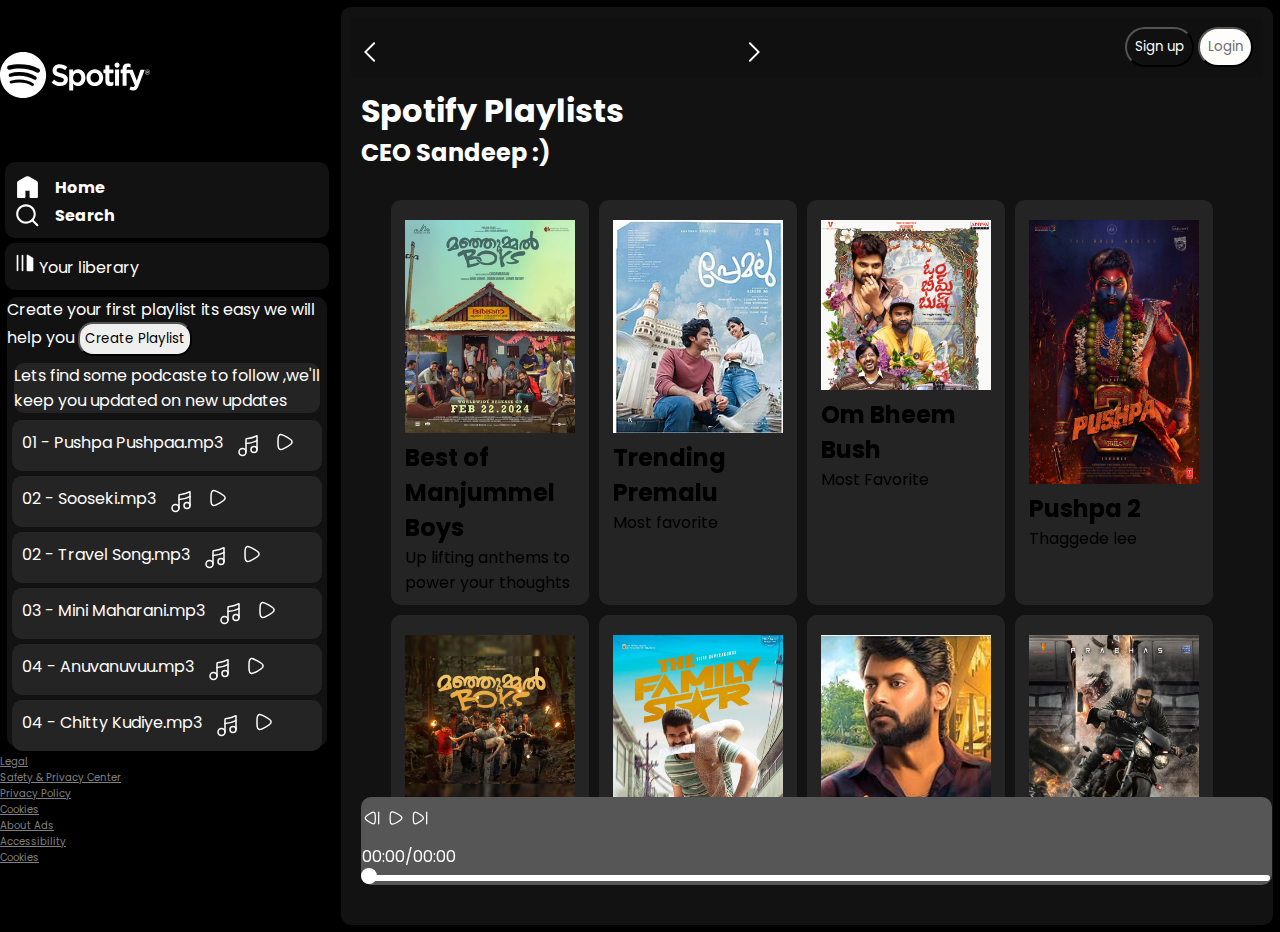
<file: index.html>
<!DOCTYPE html>
<html lang="en">

<head>
    <meta charset="UTF-8">
    <meta name="viewport" content="width=device-width, initial-scale=1.0">
    <title>
        'Spotify – Web Player'</title>
    <link rel="stylesheet" href="style.css">
    <link rel="stylesheet" href="utility.css">
</head>

<body>
    <div class="container flex bg-black">
        <div class="left  ">
            <div class="spotify"><img src="logo.svg" alt="" srcset="" class="invert spotify" ></div>
            
            <div class="home rounded m-1 bg-grey p-1">
                <ul>
                    <li><img src="home.svg" alt="home" srcset="" class="invert">Home</li>
                    <li><img src="search.svg" alt="home" class="invert">Search</li>
                </ul>
            </div>
            <div class="lib bg-grey rounded m-1 ">
                <ul>
                    <img src="lib.svg" alt="" class="invert">
                    Your liberary
                </ul>


            </div>
            <div class="mid rounded bg-grey m-2">
                Create your first playlist its easy we will help you
                <button class="but1">Create Playlist</button>
                <div class="next  rounded m-2 bg-litegrey bg-black">
                    Lets find some podcaste to follow ,we'll keep you updated on new updates
                </div>
                <div class="songs">
                    <ul>
                   
                    
                        
                        
                    </ul>
                </div>
            </div>
            <div class="footer">
                <div class="rqGyIqd3Igk05BEB2ZC6" data-testid="left-sidebar-legal-links">
                    <div class="BottomLinksList__Container-sc-1li1pru-0 kPcCrE">
                        <div class="Link__Container-sc-j13lu8-1 kWosnZ"><a href="https://www.spotify.com/in-en/legal/"
                                id="" class="Link-sc-k8gsk-0 eBaZxL Link__BottomLink-sc-j13lu8-0 fvCbl"
                                data-encore-id="textLink"><span data-encore-id="type"
                                    class="Type__TypeElement-sc-goli3j-0 dcdwKP">Legal</span></a></div>
                        <div class="Link__Container-sc-j13lu8-1 kWosnZ"><a
                                href="https://www.spotify.com/in-en/safetyandprivacy/" id=""
                                class="Link-sc-k8gsk-0 eBaZxL Link__BottomLink-sc-j13lu8-0 fvCbl"
                                data-encore-id="textLink"><span data-encore-id="type"
                                    class="Type__TypeElement-sc-goli3j-0 dcdwKP">Safety &amp; Privacy Center</span></a>
                        </div>
                        <div class="Link__Container-sc-j13lu8-1 kWosnZ"><a
                                href="https://www.spotify.com/in-en/legal/privacy-policy/" id=""
                                class="Link-sc-k8gsk-0 eBaZxL Link__BottomLink-sc-j13lu8-0 fvCbl"
                                data-encore-id="textLink"><span data-encore-id="type"
                                    class="Type__TypeElement-sc-goli3j-0 dcdwKP">Privacy Policy</span></a></div>
                        <div class="Link__Container-sc-j13lu8-1 kWosnZ"><a
                                href="https://www.spotify.com/in-en/legal/cookies-policy/" id=""
                                class="Link-sc-k8gsk-0 eBaZxL Link__BottomLink-sc-j13lu8-0 fvCbl"
                                data-encore-id="textLink"><span data-encore-id="type"
                                    class="Type__TypeElement-sc-goli3j-0 dcdwKP">Cookies</span></a></div>
                        <div class="Link__Container-sc-j13lu8-1 kWosnZ"><a
                                href="https://www.spotify.com/in-en/legal/privacy-policy/#s3" id=""
                                class="Link-sc-k8gsk-0 eBaZxL Link__BottomLink-sc-j13lu8-0 fvCbl"
                                data-encore-id="textLink"><span data-encore-id="type"
                                    class="Type__TypeElement-sc-goli3j-0 dcdwKP">About Ads</span></a></div>
                        <div class="Link__Container-sc-j13lu8-1 kWosnZ"><a
                                href="https://www.spotify.com/in-en/accessibility/" id=""
                                class="Link-sc-k8gsk-0 eBaZxL Link__BottomLink-sc-j13lu8-0 fvCbl"
                                data-encore-id="textLink"><span data-encore-id="type"
                                    class="Type__TypeElement-sc-goli3j-0 dcdwKP">Accessibility</span></a></div>
                    </div><a draggable="false" href="https://www.spotify.com/legal/cookies-policy/" target="_blank"
                        rel="noopener" class="WycFx_Gl2tUXbUJpZiD8"><span class="encore-text encore-text-marginal"
                            data-encore-id="text">Cookies</span></a>
                </div>
            </div>
        </div>
        <div class="right  bg-grey rounded m-2 p-1">
            <div class="first">
                <img src="leftarrow.svg" alt="">
                <img src="rightarrow.svg" alt="">
                <span class="buttons">
                    <button class="sign">Sign up</button>
                    <button class="login">Login</button>
                </span>
            </div>
            <div class="spotifyplaylists ">
                <h1>Spotify Playlists</h1>
                <h2>CEO Sandeep :)</h2>
                <div class="cardcontainers">
                    <div class="card rounded noninvert">
                        <div class="play">
                            <svg xmlns="http://www.w3.org/2000/svg" viewBox="0 0 28 28" width="28" height="28"
                                fill="none">
                                <circle cx="14" cy="14" r="12" stroke="#0a9c07" stroke-width="1.5" fill="#0a9c07" />
                                <path
                                    d="M11.5 9.5C11.5 8.67 12.25 8.13 12.95 8.47L18.45 11.47C19.1 11.78 19.1 12.72 18.45 13.03L12.95 16.03C12.25 16.37 11.5 15.83 11.5 15V9.5Z"
                                    fill="black" />
                            </svg>





                        </div>


                        <img src="songs/Manjummel_Boys_poster.jpg" alt="" class="noninvert">
                        <h2>Best of Manjummel Boys</h2>
                        <p>Up lifting anthems to power your thoughts</p>
                    </div>
                    <div class="card rounded noninvert">
                        <div class="play">
                            <svg xmlns="http://www.w3.org/2000/svg" viewBox="0 0 28 28" width="28" height="28"
                                fill="none">
                                <circle cx="14" cy="14" r="12" stroke="#0a9c07" stroke-width="1.5" fill="#0a9c07" />
                                <path
                                    d="M11.5 9.5C11.5 8.67 12.25 8.13 12.95 8.47L18.45 11.47C19.1 11.78 19.1 12.72 18.45 13.03L12.95 16.03C12.25 16.37 11.5 15.83 11.5 15V9.5Z"
                                    fill="black" />
                            </svg>





                        </div>


                        <img src="songs/premalu.jpg" alt="">
                        <h2>Trending Premalu</h2>
                        <p>Most favorite</p>
                    </div>
                    <div class="card rounded noninvert">
                        <div class="play ">
                            <svg xmlns="http://www.w3.org/2000/svg" viewBox="0 0 28 28" width="28" height="28"
                                fill="none">
                                <circle cx="14" cy="14" r="12" stroke="#0a9c07" stroke-width="1.5" fill="#0a9c07" />
                                <path
                                    d="M11.5 9.5C11.5 8.67 12.25 8.13 12.95 8.47L18.45 11.47C19.1 11.78 19.1 12.72 18.45 13.03L12.95 16.03C12.25 16.37 11.5 15.83 11.5 15V9.5Z"
                                    fill="black" />
                            </svg>





                        </div>


                        <img src="songs/ombheembush2.jpg" alt="">
                        <h2>Om Bheem Bush</h2>
                        <p>Most Favorite</p>
                    </div>
                    <div class="card rounded noninvert">
                        <div class="play">
                            <svg xmlns="http://www.w3.org/2000/svg" viewBox="0 0 28 28" width="28" height="28"
                                fill="none">
                                <circle cx="14" cy="14" r="12" stroke="#0a9c07" stroke-width="1.5" fill="#0a9c07" />
                                <path
                                    d="M11.5 9.5C11.5 8.67 12.25 8.13 12.95 8.47L18.45 11.47C19.1 11.78 19.1 12.72 18.45 13.03L12.95 16.03C12.25 16.37 11.5 15.83 11.5 15V9.5Z"
                                    fill="black" />
                            </svg>





                        </div>
                        <img src="songs/pushpa.jpg" alt="">
                        <h2>Pushpa 2</h2>
                        <p>Thaggede lee</p>
                    </div>
                    <div class="card rounded noninvert">
                        <div class="play">
                            <svg xmlns="http://www.w3.org/2000/svg" viewBox="0 0 28 28" width="28" height="28"
                                fill="none">
                                <circle cx="14" cy="14" r="12" stroke="#0a9c07" stroke-width="1.5" fill="#0a9c07" />
                                <path
                                    d="M11.5 9.5C11.5 8.67 12.25 8.13 12.95 8.47L18.45 11.47C19.1 11.78 19.1 12.72 18.45 13.03L12.95 16.03C12.25 16.37 11.5 15.83 11.5 15V9.5Z"
                                    fill="black" />
                            </svg>





                        </div>
                        <img src="songs/manjummel boys.webp">
                        <h2>Feel good Friday</h2>
                        <p>Up lifting anthems to power your thoughts</p>
                    </div>
                    <div class="card rounded noninvert">
                        <div class="play">
                            <svg xmlns="http://www.w3.org/2000/svg" viewBox="0 0 28 28" width="28" height="28"
                                fill="none">
                                <circle cx="14" cy="14" r="12" stroke="#0a9c07" stroke-width="1.5" fill="#0a9c07" />
                                <path
                                    d="M11.5 9.5C11.5 8.67 12.25 8.13 12.95 8.47L18.45 11.47C19.1 11.78 19.1 12.72 18.45 13.03L12.95 16.03C12.25 16.37 11.5 15.83 11.5 15V9.5Z"
                                    fill="black" />
                            </svg>





                        </div>
                        <img src="songs/famstar.jpg" alt="">
                        <h2>Feel good Friday</h2>
                        <p>Up lifting anthems to power your thoughts</p>
                    </div>
                    <div class="card rounded noninvert">
                        <div class="play">
                            <svg xmlns="http://www.w3.org/2000/svg" viewBox="0 0 28 28" width="28" height="28"
                                fill="none">
                                <circle cx="14" cy="14" r="12" stroke="#0a9c07" stroke-width="1.5" fill="#0a9c07" />
                                <path
                                    d="M11.5 9.5C11.5 8.67 12.25 8.13 12.95 8.47L18.45 11.47C19.1 11.78 19.1 12.72 18.45 13.03L12.95 16.03C12.25 16.37 11.5 15.83 11.5 15V9.5Z"
                                    fill="black" />
                            </svg>





                        </div>
                        <img src="songs/joe.jpg" alt="">
                        <h2>Feel good Friday</h2>
                        <p>Up lifting anthems to power your thoughts</p>
                    </div>
                    <div class="card rounded noninvert">
                        <div class="play">
                            <svg xmlns="http://www.w3.org/2000/svg" viewBox="0 0 28 28" width="28" height="28"
                                fill="none">
                                <circle cx="14" cy="14" r="12" stroke="#0a9c07" stroke-width="1.5" fill="#0a9c07" />
                                <path
                                    d="M11.5 9.5C11.5 8.67 12.25 8.13 12.95 8.47L18.45 11.47C19.1 11.78 19.1 12.72 18.45 13.03L12.95 16.03C12.25 16.37 11.5 15.83 11.5 15V9.5Z"
                                    fill="black" />
                            </svg>





                        </div>
                        <img src="songs/sahoo.jpg" alt="">
                        <h2>Sahoo</h2>
                        <p>Up lifting anthems to power your thoughts</p>
                    </div>
                    <div class="card rounded noninvert">
                        <div class="play">
                            <svg xmlns="http://www.w3.org/2000/svg" viewBox="0 0 28 28" width="28" height="28"
                                fill="none">
                                <circle cx="14" cy="14" r="12" stroke="#0a9c07" stroke-width="1.5" fill="#0a9c07" />
                                <path
                                    d="M11.5 9.5C11.5 8.67 12.25 8.13 12.95 8.47L18.45 11.47C19.1 11.78 19.1 12.72 18.45 13.03L12.95 16.03C12.25 16.37 11.5 15.83 11.5 15V9.5Z"
                                    fill="black" />
                            </svg>





                        </div>
                        <img src="songs/ala.jpg" alt="">
                        <h2>Ala vaikunthapurramuloo</h2>
                        <p>Up lifting anthems to power your thoughts</p>
                    </div>
                    <div class="card rounded noninvert">
                        <div class="play">
                            <svg xmlns="http://www.w3.org/2000/svg" viewBox="0 0 28 28" width="28" height="28"
                                fill="none">
                                <circle cx="14" cy="14" r="12" stroke="#0a9c07" stroke-width="1.5" fill="#0a9c07" />
                                <path
                                    d="M11.5 9.5C11.5 8.67 12.25 8.13 12.95 8.47L18.45 11.47C19.1 11.78 19.1 12.72 18.45 13.03L12.95 16.03C12.25 16.37 11.5 15.83 11.5 15V9.5Z"
                                    fill="black" />
                            </svg>





                        </div>
                        <img src="songs/salaar.jpg"">
                        <h2>salaar</h2>
                        <p>Up lifting anthems to power your thoughts</p>
                    </div>
                    <div class="card rounded noninvert">
                        <div class="play">
                            <svg xmlns="http://www.w3.org/2000/svg" viewBox="0 0 28 28" width="28" height="28"
                                fill="none">
                                <circle cx="14" cy="14" r="12" stroke="#0a9c07" stroke-width="1.5" fill="#0a9c07" />
                                <path
                                    d="M11.5 9.5C11.5 8.67 12.25 8.13 12.95 8.47L18.45 11.47C19.1 11.78 19.1 12.72 18.45 13.03L12.95 16.03C12.25 16.37 11.5 15.83 11.5 15V9.5Z"
                                    fill="black" />
                            </svg>





                        </div>
                        <img src="songs/premalu3.webp" alt="">
                        <h2>Premalu</h2>
                        <p>Up lifting anthems to power your thoughts</p>
                    </div>
                    <div class="card rounded noninvert">
                        <div class="play">
                            <svg xmlns="http://www.w3.org/2000/svg" viewBox="0 0 28 28" width="28" height="28"
                                fill="none">
                                <circle cx="14" cy="14" r="12" stroke="#0a9c07" stroke-width="1.5" fill="#0a9c07" />
                                <path
                                    d="M11.5 9.5C11.5 8.67 12.25 8.13 12.95 8.47L18.45 11.47C19.1 11.78 19.1 12.72 18.45 13.03L12.95 16.03C12.25 16.37 11.5 15.83 11.5 15V9.5Z"
                                    fill="black" />
                            </svg>





                        </div>
                        <img src="songs/premalu4.jpg" alt="">
                        <h2>Feel good Friday</h2>
                        <p>Up lifting anthems to power your thoughts</p>
                    </div>
                    <div class="card rounded noninvert">
                        <div class="play">
                            <svg xmlns="http://www.w3.org/2000/svg" viewBox="0 0 28 28" width="28" height="28"
                                fill="none">
                                <circle cx="14" cy="14" r="12" stroke="#0a9c07" stroke-width="1.5" fill="#0a9c07" />
                                <path
                                    d="M11.5 9.5C11.5 8.67 12.25 8.13 12.95 8.47L18.45 11.47C19.1 11.78 19.1 12.72 18.45 13.03L12.95 16.03C12.25 16.37 11.5 15.83 11.5 15V9.5Z"
                                    fill="black" />
                            </svg>





                        </div>
                        <img src="songs/ombheembush2.jpg" alt="">
                        <h2>Comedy</h2>
                        <p>Up lifting anthems to power your thoughts</p>
                    </div>
                    <div class="card rounded ">
                        <div class="play">
                            <svg xmlns="http://www.w3.org/2000/svg" viewBox="0 0 28 28" width="28" height="28"
                                fill="none">
                                <circle cx="14" cy="14" r="12" stroke="#0a9c07" stroke-width="1.5" fill="#0a9c07" />
                                <path
                                    d="M11.5 9.5C11.5 8.67 12.25 8.13 12.95 8.47L18.45 11.47C19.1 11.78 19.1 12.72 18.45 13.03L12.95 16.03C12.25 16.37 11.5 15.83 11.5 15V9.5Z"
                                    fill="black" />
                            </svg>





                        </div>
                        
                        

                        




                        </div>
                        

                        





                        


                        
        </div>
        <div class="playbar">
            
            <div class="playbuttons">
                <img src="back.svg" alt="" id="back">
                <img src="play.svg" alt="" id="play">
                <img src="next.svg" alt="" id="next">
            </div>
            <div class="time">
                
            </div>
            <div class="seekbar">
                
            </div>
            <div class="circle"></div>
        </div>
        
    </div>
    <script src="index.js"></script>
</body>

</html>
</file>
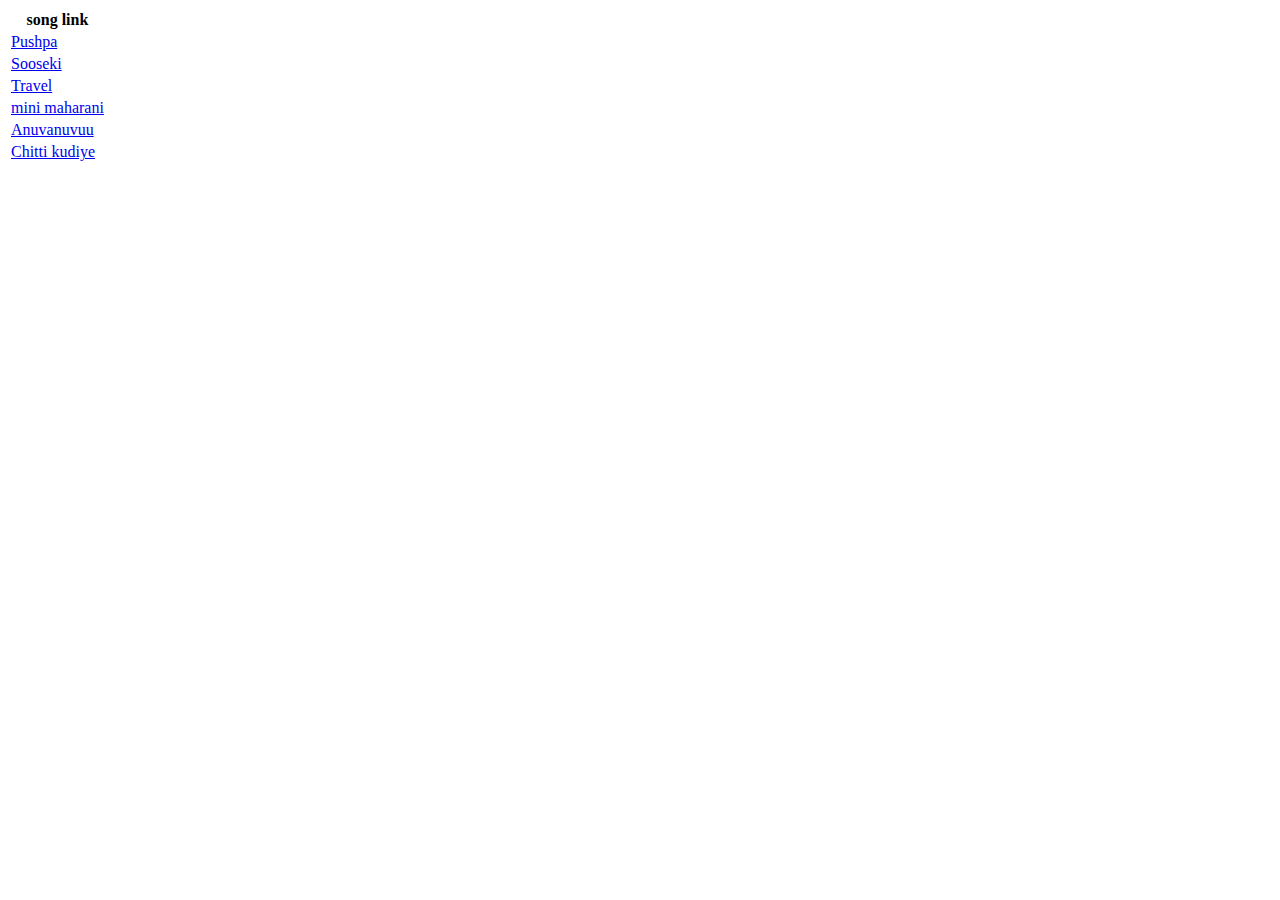
<file: table.html>
<!DOCTYPE html>
<html lang="en">
<head>
    <meta charset="UTF-8">
    <meta name="viewport" content="width=device-width, initial-scale=1.0">
    <title>Document</title>
</head>
<body>
    <table>
        <tr>
          <th>song link</th>
          
        </tr>
        <tr>
          <td><a href="[iSongs.info] 01 - Pushpa Pushpaa.mp3">Pushpa</a></td>
          
          
        </tr>
        <tr>
          <td><a href="[iSongs.info] 02 - Sooseki.mp3">Sooseki</a></td>
          
        </tr>
        <tr>
            <td><a href="[iSongs.info] 02 - Travel Song.mp3">Travel</a></td>
        </tr>
        <tr><td><a href="[iSongs.info] 03 - Mini Maharani.mp3">mini maharani</a></td></tr>
        <tr><td><a href="[iSongs.info] 04 - Anuvanuvuu.mp3">Anuvanuvuu</a></td></tr>
        <tr><td><a href="[iSongs.info] 04 - Chitty Kudiye.mp3">Chitti kudiye</a></td></tr>
      </table>
</body>
</html>
</file>
<file: style.css>
@import url('https://fonts.googleapis.com/css2?family=Poppins:ital,wght@0,100;0,200;0,300;0,400;0,500;0,600;0,700;0,800;0,900;1,100;1,200;1,300;1,400;1,500;1,600;1,700;1,800;1,900&display=swap');

*{
    margin: 0;
    padding:0;
    font-family: "Poppins", sans-serif;
}


.home ul li{
    width: 25px;
    height: 25px;
    list-style: none;
    display: flex;
    gap: 15px;
    padding-top: 3px;
    font-weight: bold;
}
.lib img{
    width: 10px;
    height: 10px;
    
}
.lib ul li{
    height: 25px;
    width: 25px;
    font-family: "Poppins", sans-serif;

    
}
.lib{
    padding: 10px;
}
.lib img{
    width: 20px;
    height: 20px;
}
.footer{
    display: flex;
    font-size: 10px;
    color: grey;
}
.footer a{
    color: grey;
}
.mid{
    height: 450px;
    width: 25vw;
    font-size: medium;
    background-color: #242424;

}
.but1{
    border-radius: 15px;
    padding: 5px;
    }
.right img{
    width: 20px;
    filter: invert(1);
    padding-top: 10px;
}
.first{
    display: flex;
    background-color: rgb(16 16 16);
    height: 40px;
    justify-content: space-between;
    padding: 10px;
}
.spotifyplaylists{
    padding: 10px;
}
.card img{
    width: 100%;
    object-fit: contain;
    z-index: 0;
}
.spotifyplaylists .card{
    width: 170px;
    
}
.card{
    background-color: #dbdbdb;
    padding: 10px;
    padding-left: 14px;
    padding-right: 14px;
    position: relative;
}
.card:hover{
    
   transition: 0.6s;
   background-color: rgb(121, 121, 121);
}
.cardcontainers{
    display: flex;
    gap: 10px;
    flex-wrap: wrap;
    margin: 30px;
    height: 75vh;
    overflow-y: scroll;
    max-height: 100vh;
    width: 99%;
}
.play{
    position: absolute;
    padding-top: 147px;
    padding-left: 140px;
    z-index: 1;
    opacity: 0;
    transition: all 0.6s ease-out;
}
.play:hover{
    opacity: 10000;
    
    cursor: pointer;
    
    
}
.sign{
    background-color: rgb(16 16 16);
    
    
    color: white;
    outline: none;
    
    border-radius: 21px;
    padding: 8px;



}
.sign:hover{
    font-weight: bolder;
    color: rgb(68, 72, 74);
}
.login{
    background-color: rgb(255, 252, 252);
    
    
    color: rgb(108, 108, 108);
    outline: none;
    cursor: pointer;
    border-radius: 21px;
    padding: 8px;



}
.login:hover{
    
    color: rgb(0, 0, 0);
}
.spotifyplaylists{
    position: relative;
}
.playbar{
    position:fixed;
    bottom: 15px;
    background-color: rgb(86, 86, 86);
    width: 71%;
    padding: 1px;
    /* display: flex; */
    justify-content: center;
    gap: 16px;
    border-radius: 10px;
    z-index: 2;
    
    
    
}
.songs ul li{
    list-style-type: decimal;
    display: flex;
    padding: 10px;
    gap: 13px;
    border: solid #242424;
    margin: 5px;
    border-radius: 10px;
    background-color: #242424;
    padding: 7px;

}
.songs ul li:hover{
    font-size:large;
    cursor:pointer;
    color:rgb(101, 143, 101)
}
.seekbar{
    width: 99%;
    border: solid rgb(255, 255, 255);
    border-radius: 20px;
    position:absolute;
    margin-bottom: 2px;
    bottom: 2px;
    cursor: pointer;
    
    
    
    
}
.circle{
    left:0%;
    width: 10px;
    height: 10px;
    border: solid;
    border-radius: 100px;
    background-color: white;
    bottom: 1px;
    position: absolute;
    
    
    
    
    
}
.playbuttons{
    padding-bottom: 9px;
    
}
.playbuttons img{
    cursor: pointer;
}
.time{
    padding-bottom: 15px;
}
.spotify img{
    width: 150px;
    height: 150px;
}
</file>
<file: utility.css>
.flex{
    display: flex;
}
.justify-center{
    justify-content: center;
}
.item-center{
    align-items: center;
}
.border{
    border: solid red;
    margin: 3px;
}
.bg-black{
    background-color: black;
    color: white;
}
.invert{
    filter: invert(1);
}
.bg-grey{
    background-color: #121212;
}
.rounded{
    border-radius: 10px;
}
.m-1{
    margin: 5px;
}
.m-2{
    margin: 7px;
}
.m-3{
    margin: 10px;
}

.p-1{
    padding: 10px;
}
.bg-litegrey{
    background-color: #242424;
}

::-webkit-scrollbar {
    width: 12px; 
}

::-webkit-scrollbar-track {
    background: #333; 
}

::-webkit-scrollbar-thumb {
    background-color: #888; 
    border-radius: 6px; 
    border: 3px solid #333; 
}

::-webkit-scrollbar-thumb:hover {
    background-color: #555; 
}

/* For Firefox */
html {
    scrollbar-width: thin; 
    scrollbar-color: #888 #333; 
}

html {
    scrollbar-width: thin;
    scrollbar-color: #888 #333; 
}

/* For Internet Explorer 10+ */
body {
    -ms-overflow-style: -ms-autohiding-scrollbar;
}

body {
    scrollbar-face-color: #888; 
    scrollbar-track-color: #333; 
}


body {
    overflow-y: scroll;
}
.noninvert{
    filter: invert(1);
}
</file>
